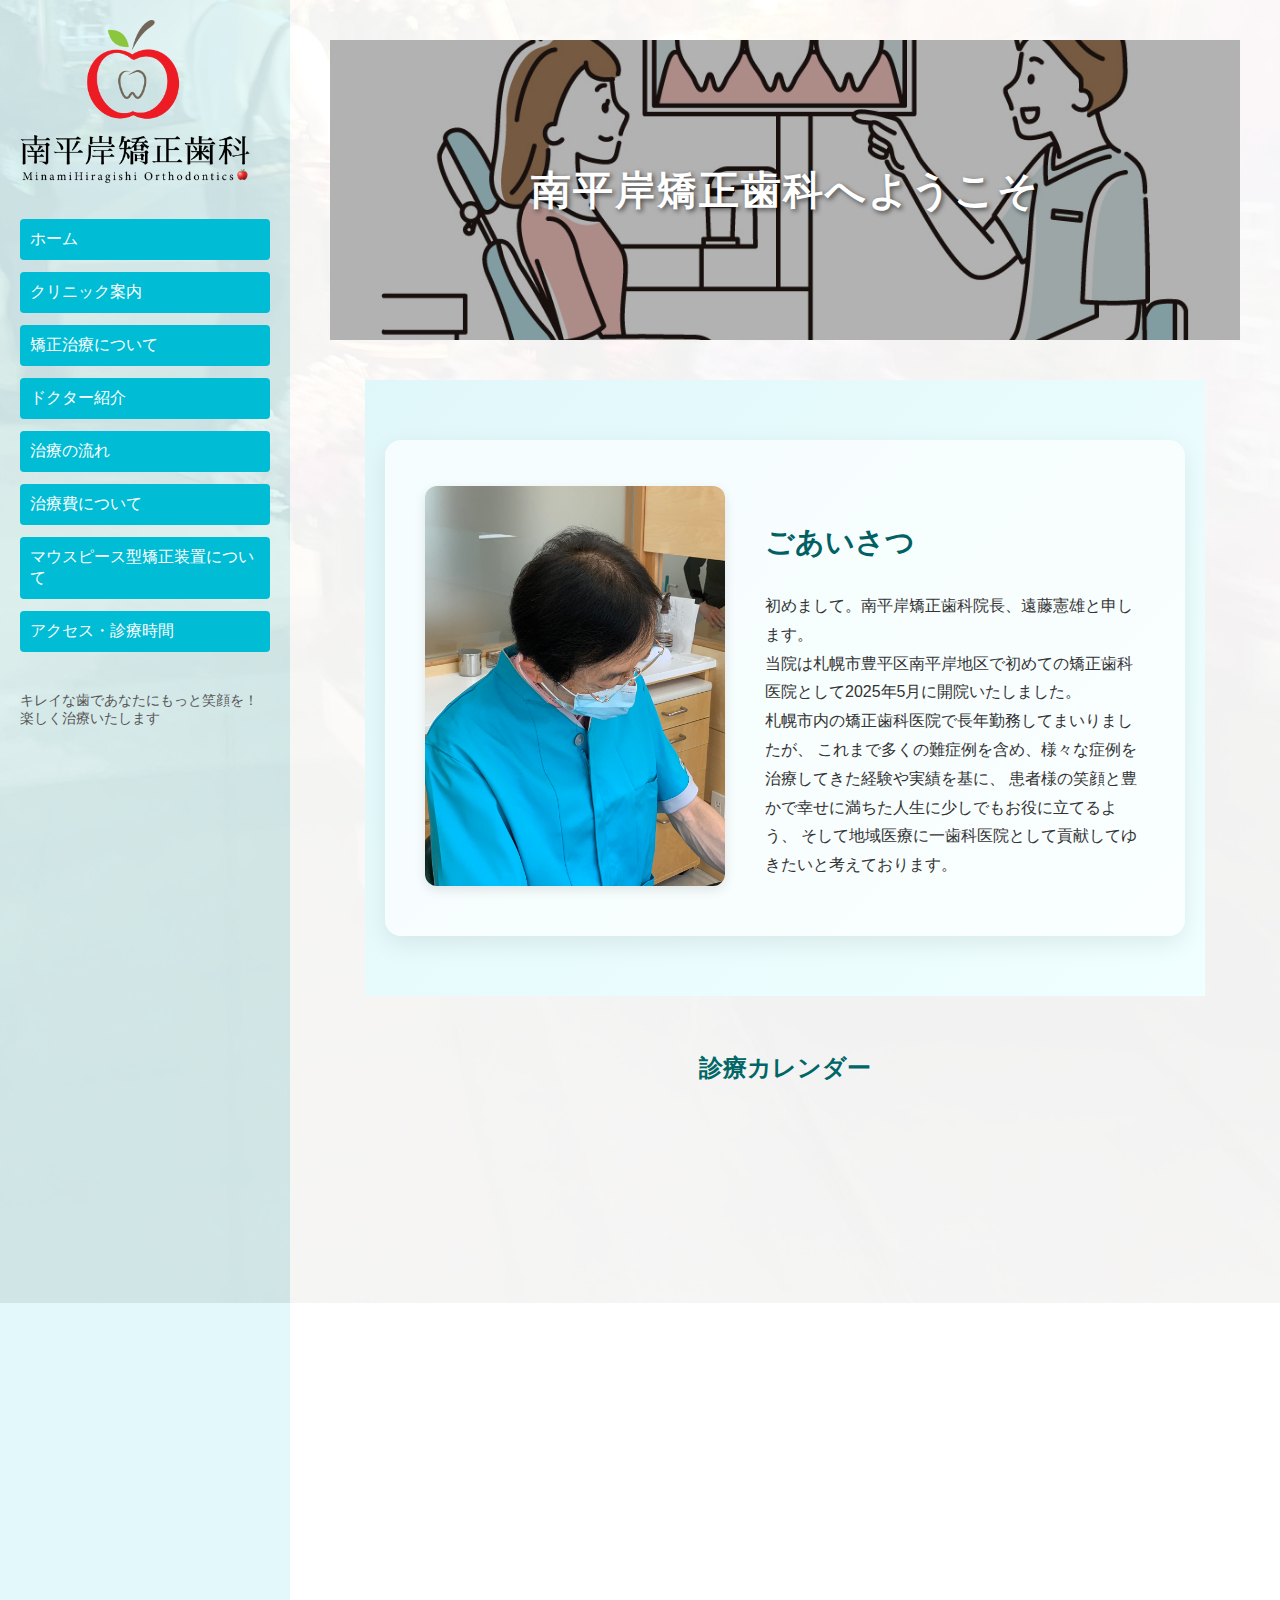
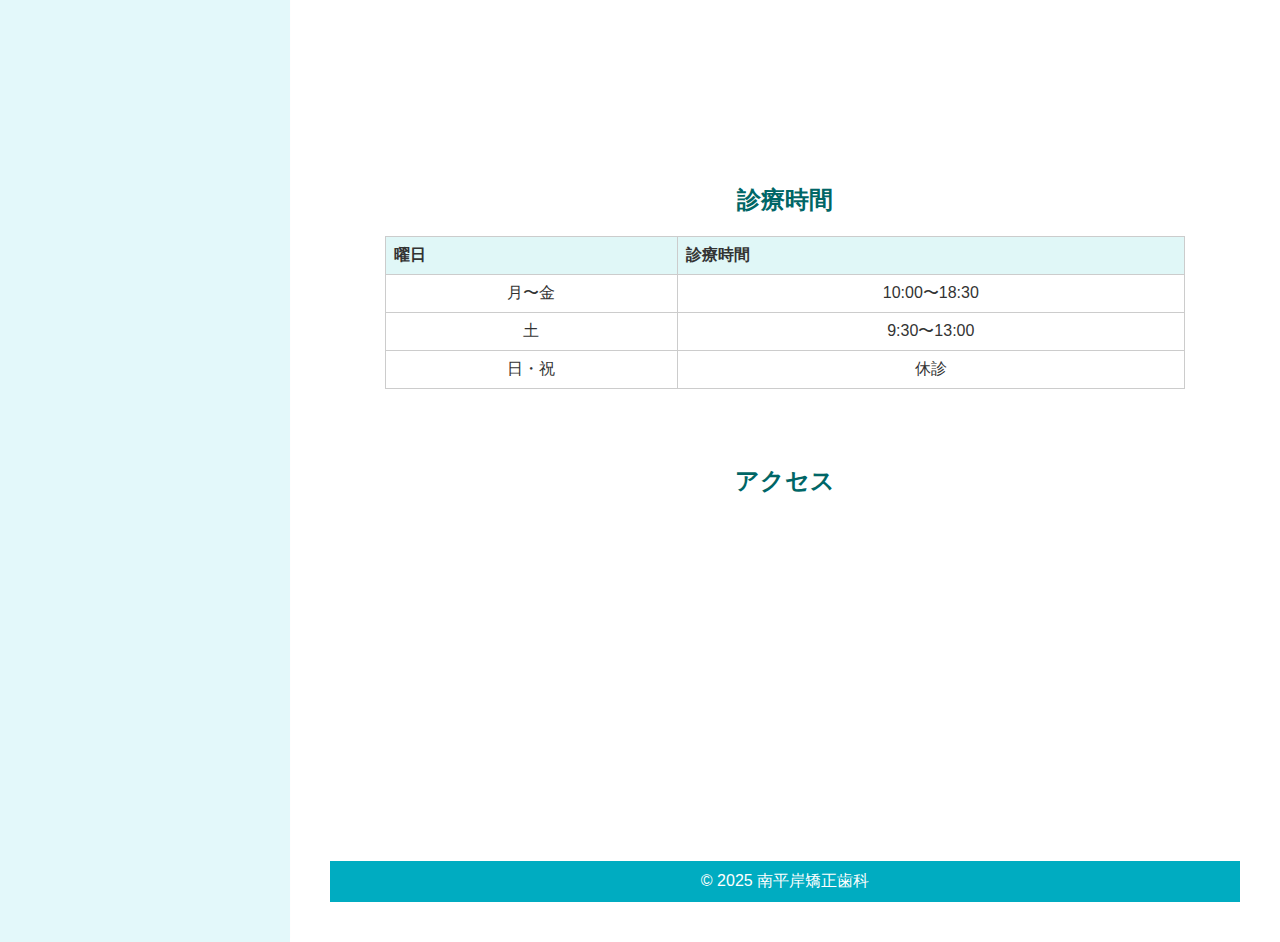
<file: index.html>
<!DOCTYPE html>
<html lang="ja">
<head>
    <meta charset="UTF-8">
    <meta name="viewport" content="width=device-width, initial-scale=1.0">
    <title>南平岸矯正歯科</title>
    <link rel="stylesheet" href="css/style.css">
    <style>
        /* ローディング画面 */
        #loader {
            position: fixed;
            top: 0; left: 0;
            width: 100vw; height: 100vh;
            background: white;
            display: flex;
            align-items: center;
            justify-content: center;
            z-index: 9999;
        }
        .tooth {
            width: 80px;
            height: 80px;
            background: url('tooth_character.jpg') no-repeat center center / contain;
            animation: bounce 4.0s infinite;
        }
        @keyframes bounce {
            0%, 100% { transform: translateY(0); }
            50% { transform: translateY(-20px); }
        }

       
    </style>
</head>
<body class="index">

    <!-- ローディング画面 -->
    <div id="loader">
        <div class="tooth"></div>
    </div>

    <!-- サイドバー -->
    <div class="sidebar">
        <div class="logo">
            <img src="logo.png" alt="南平岸矯正歯科のロゴ" />
        </div>
        <ul class="nav">
            <li>
                <a href="index.html" class="tab-icon-wrapper">
                    ホーム
                  <img src="tooth_character_touka.png" alt="歯のキャラクター" class="tab-icon">
                </a>
              </li>

              <li>
                <a href="clinic.html" class="tab-icon-wrapper">
                    クリニック案内
                  <img src="tooth_character_touka.png" alt="歯のキャラクター" class="tab-icon">
                </a>
              </li> 

              <li>
                <a href="about.html" class="tab-icon-wrapper">
                    矯正治療について
                  <img src="tooth_character_touka.png" alt="歯のキャラクター" class="tab-icon">
                </a>
              </li> 
            
              <li>
                <a href="doctors.html" class="tab-icon-wrapper">
                    ドクター紹介
                  <img src="tooth_character_touka.png" alt="歯のキャラクター" class="tab-icon">
                </a>
              </li>
            
            <li>
                <a href="treatment.html" class="tab-icon-wrapper">
                    治療の流れ
                  <img src="tooth_character_touka.png" alt="歯のキャラクター" class="tab-icon">
                </a>
              </li>

            <li>
                <a href="fee.html" class="tab-icon-wrapper">
                  治療費について
                  <img src="tooth_character_touka.png" alt="歯のキャラクター" class="tab-icon">
                </a>
              </li>
           
            <li>
                <a href="mouthpiece.html" class="tab-icon-wrapper">
                    マウスピース型矯正装置について
                  <img src="tooth_character_touka.png" alt="歯のキャラクター" class="tab-icon">
                </a>
              </li>

              <li>
                <a href="#access" class="tab-icon-wrapper">
                    アクセス・診療時間
                  <img src="tooth_character_touka.png" alt="歯のキャラクター" class="tab-icon">
                </a>
              </li>
            
        </ul>
        <div class="footer">
            キレイな歯であなたにもっと笑顔を！<br>
            楽しく治療いたします
        </div>
    </div>

    <!-- メインコンテンツ -->
    <div class="main">
        <div class="hero">南平岸矯正歯科へようこそ</div>

        <!-- ごあいさつ -->
        <section id="greeting" class="greeting-section">
            <div class="greeting-inner">
              <div class="greeting-img">
                <!-- ここに院長の写真など -->
                <img src="doctor.jpg" alt="院長写真">
              </div>
              <div class="greeting-text">
                <h2>ごあいさつ</h2>
                <p>
                    初めまして。南平岸矯正歯科院長、遠藤憲雄と申します。<br>
                    当院は札幌市豊平区南平岸地区で初めての矯正歯科医院として2025年5月に開院いたしました。<br>
                    札幌市内の矯正歯科医院で長年勤務してまいりましたが、
                    これまで多くの難症例を含め、様々な症例を治療してきた経験や実績を基に、
                    患者様の笑顔と豊かで幸せに満ちた人生に少しでもお役に立てるよう、
                    そして地域医療に一歯科医院として貢献してゆきたいと考えております。
                </p>
              </div>
            </div>
        </section>

        <!-- 診療カレンダー -->
        <section id="calendar">
            <h2>診療カレンダー</h2>
            <iframe src="https://calendar.google.com/calendar/embed?src=endo.saori.p3%40dc.tohoku.ac.jp&ctz=Asia%2FTokyo" style="border: 0" width="100%" height="600" frameborder="0" scrolling="no"></iframe>
        </section>

        <!-- 診療時間 -->
        <section id="hours">
            <h2>診療時間</h2>
            <table>
                <thead>
                    <tr><th>曜日</th><th>診療時間</th></tr>
                </thead>
                <tbody>
                    <tr><td>月〜金</td><td>10:00〜18:30</td></tr>
                    <tr><td>土</td><td>9:30〜13:00</td></tr>
                    <tr><td>日・祝</td><td>休診</td></tr>
                </tbody>
            </table>
        </section>

        <!-- アクセス -->
        <section id="access">
            <h2>アクセス</h2>
            <iframe class="map" src="https://www.google.com/maps/embed?pb=!1m18!1m12!1m3!1d2914.9948070614264!2d141.3509178762805!3d43.0625767711363!2m3!1f0!2f0!3f0!3m2!1i1024!2i768!4f13.1!3m3!1m2!1s0x5f0b297627507247%3A0x1b9ba84a4b04cdeb!2z5pyt5bmM5biC5pmC6KiI5Y-w!5e0!3m2!1sja!2sjp!4v1743417708991!5m2!1sja!2sjp" width="100%" height="450" style="border:0;" allowfullscreen="" loading="lazy" referrerpolicy="no-referrer-when-downgrade"></iframe>
        </section>

        <footer>
            &copy; 2025 南平岸矯正歯科
        </footer>
    </div>

    <script>
        // load でローディング消す
        window.addEventListener('load', () => {
          document.getElementById('loader').style.display = 'none';
        });
      
        
      </script>
      
</body>
</html>
</file>
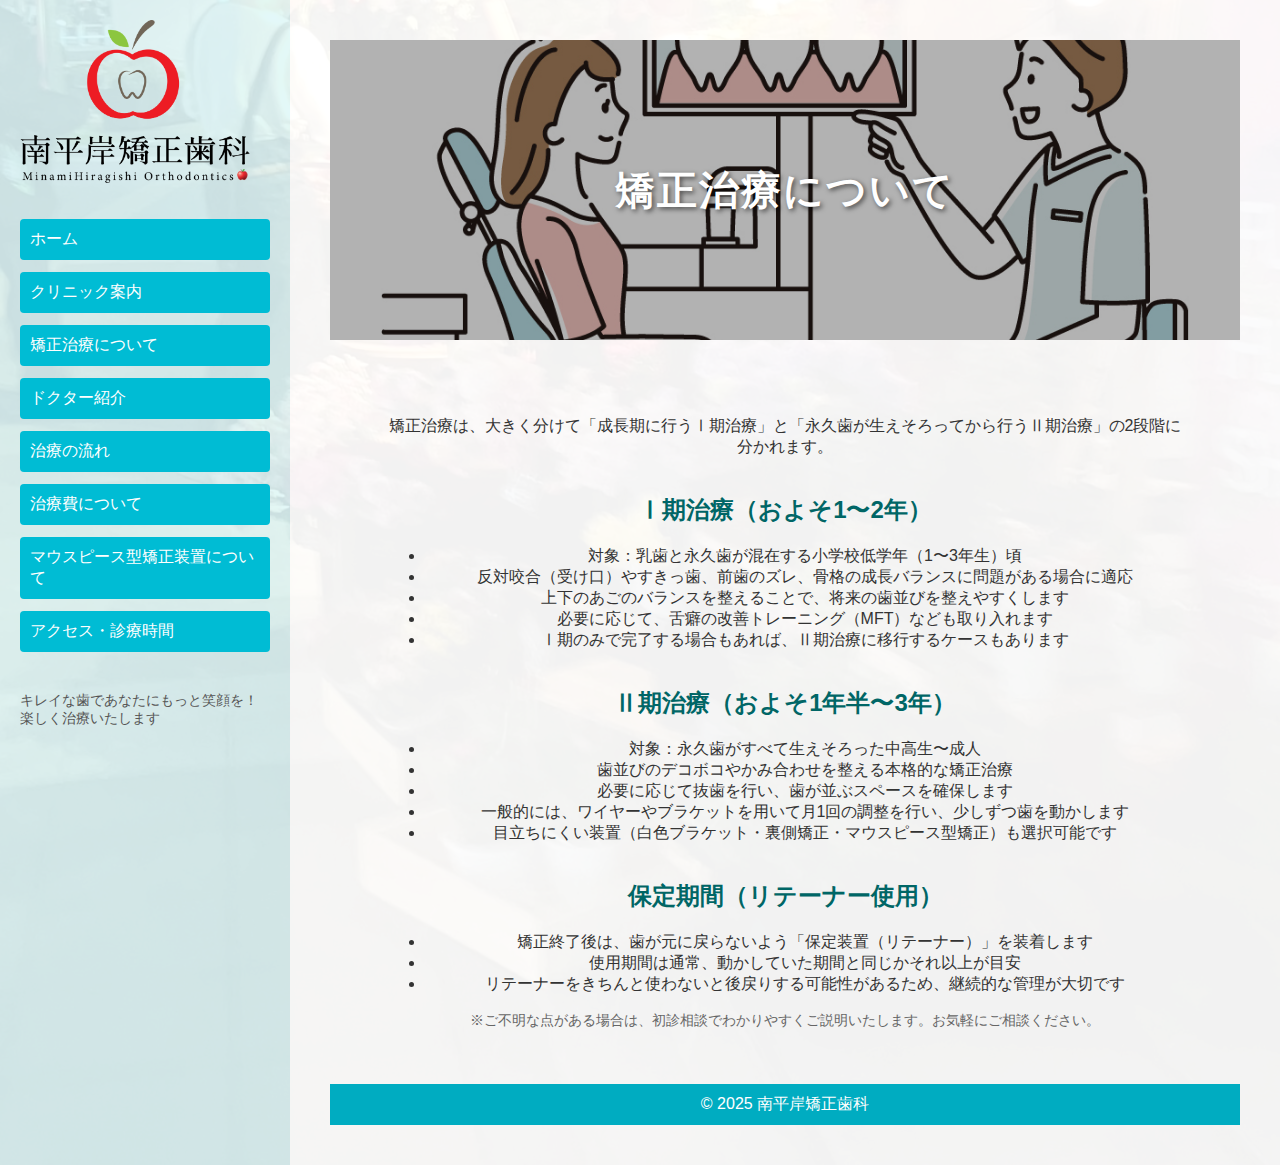
<file: about.html>
<!DOCTYPE html>
<html lang="ja">
<head>
  <meta charset="UTF-8">
  <meta name="viewport" content="width=device-width, initial-scale=1.0">
  <title>矯正治療について｜南平岸矯正歯科</title>
  <link rel="stylesheet" href="css/style.css">
</head>
<body class="index">

  <div class="sidebar">
    <div class="logo">
        <img src="logo.png" alt="南平岸矯正歯科のロゴ" />
      </div>
      <ul class="nav">
          <li><a href="index.html">ホーム</a></li>
          <li><a href="clinic.html">クリニック案内</a></li>
          <li><a href="about.html">矯正治療について</a></li>
          <li><a href="doctors.html">ドクター紹介</a></li>
          <li><a href="treatment.html">治療の流れ</a></li>
          <li><a href="fee.html">治療費について</a></li>
          <li><a href="mouthpiece.html">マウスピース型矯正装置について</a></li>
          <li><a href="#access">アクセス・診療時間</a></li>
      </ul>
      <div class="footer">
          キレイな歯であなたにもっと笑顔を！<br>
          楽しく治療いたします
      </div>
  </div>

  <div class="main">
    <div class="hero">矯正治療について</div>

    <section>
      <p>
        矯正治療は、大きく分けて「成長期に行うⅠ期治療」と「永久歯が生えそろってから行うⅡ期治療」の2段階に分かれます。
      </p>

      <h2>Ⅰ期治療（およそ1〜2年）</h2>
      <ul>
        <li>対象：乳歯と永久歯が混在する小学校低学年（1〜3年生）頃</li>
        <li>反対咬合（受け口）やすきっ歯、前歯のズレ、骨格の成長バランスに問題がある場合に適応</li>
        <li>上下のあごのバランスを整えることで、将来の歯並びを整えやすくします</li>
        <li>必要に応じて、舌癖の改善トレーニング（MFT）なども取り入れます</li>
        <li>Ⅰ期のみで完了する場合もあれば、Ⅱ期治療に移行するケースもあります</li>
      </ul>

      <h2>Ⅱ期治療（およそ1年半〜3年）</h2>
      <ul>
        <li>対象：永久歯がすべて生えそろった中高生〜成人</li>
        <li>歯並びのデコボコやかみ合わせを整える本格的な矯正治療</li>
        <li>必要に応じて抜歯を行い、歯が並ぶスペースを確保します</li>
        <li>一般的には、ワイヤーやブラケットを用いて月1回の調整を行い、少しずつ歯を動かします</li>
        <li>目立ちにくい装置（白色ブラケット・裏側矯正・マウスピース型矯正）も選択可能です</li>
      </ul>

      <h2>保定期間（リテーナー使用）</h2>
      <ul>
        <li>矯正終了後は、歯が元に戻らないよう「保定装置（リテーナー）」を装着します</li>
        <li>使用期間は通常、動かしていた期間と同じかそれ以上が目安</li>
        <li>リテーナーをきちんと使わないと後戻りする可能性があるため、継続的な管理が大切です</li>
      </ul>

      <p class="note">
        ※ご不明な点がある場合は、初診相談でわかりやすくご説明いたします。お気軽にご相談ください。
      </p>
    </section>

    <footer>
      &copy; 2025 南平岸矯正歯科
    </footer>
  </div>

</body>
</html>
</file>
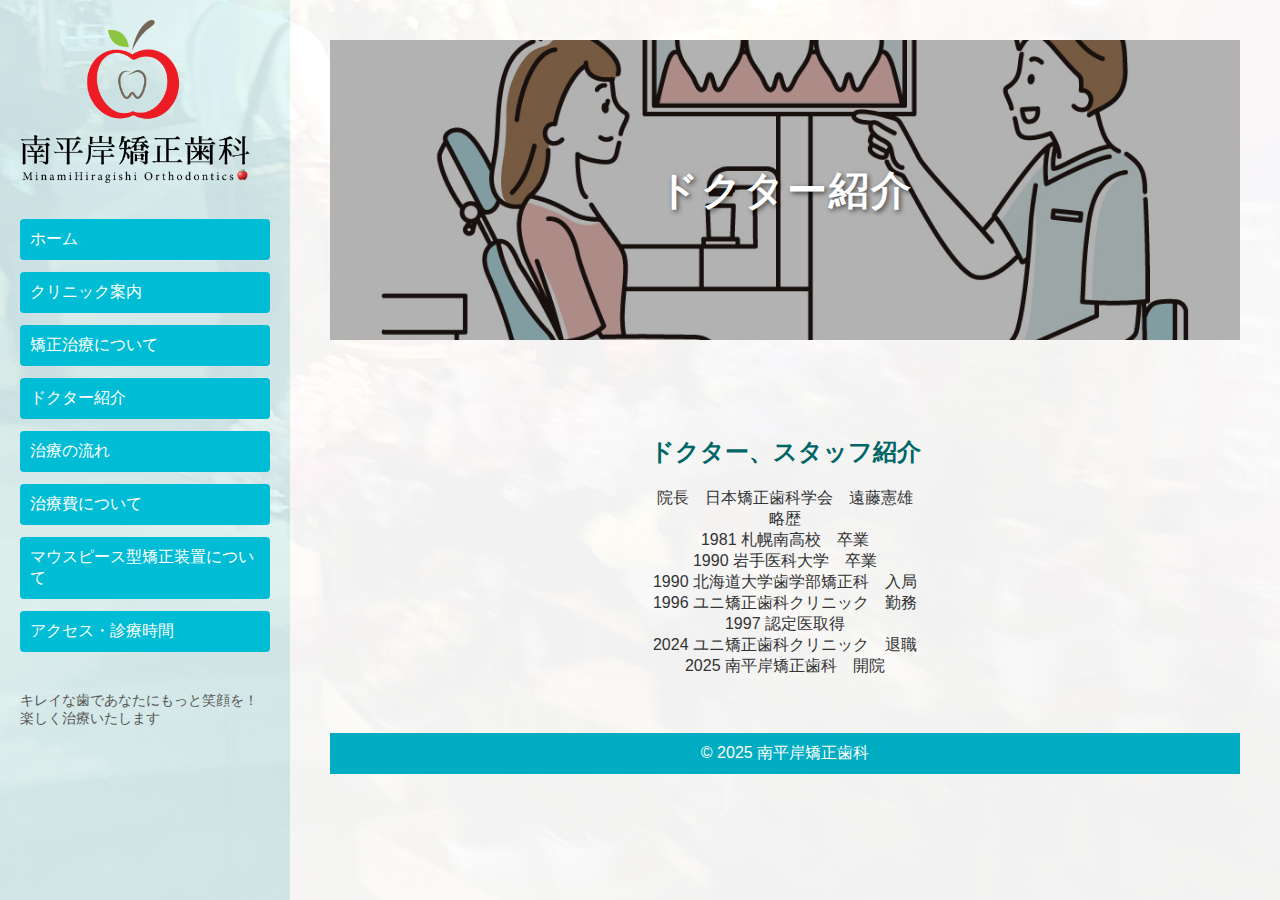
<file: doctors.html>
<!DOCTYPE html>
<html lang="ja">
<head>
  <meta charset="UTF-8">
  <meta name="viewport" content="width=device-width, initial-scale=1.0">
  <title>ドクター紹介｜南平岸矯正歯科</title>
  <link rel="stylesheet" href="css/style.css">
</head>
<body class="index">
    <div class="sidebar">
      <div class="logo">
        <img src="logo.png" alt="南平岸矯正歯科のロゴ" />
      </div>
        <ul class="nav">
            <li><a href="index.html">ホーム</a></li>
            <li><a href="clinic.html">クリニック案内</a></li>
            <li><a href="about.html">矯正治療について</a></li>
            <li><a href="doctors.html">ドクター紹介</a></li>
            <li><a href="treatment.html">治療の流れ</a></li>
            <li><a href="fee.html">治療費について</a></li>
            <li><a href="mouthpiece.html">マウスピース型矯正装置について</a></li>
            <li><a href="#access">アクセス・診療時間</a></li>
        </ul>
        <div class="footer">
            キレイな歯であなたにもっと笑顔を！<br>
            楽しく治療いたします
        </div>
    </div>

    <div class="main">
        <div class="hero">ドクター紹介</div>
        <section>
            <h2>ドクター、スタッフ紹介</h2>
            <p>
                院長　日本矯正歯科学会　遠藤憲雄<br>
                略歴<br>
                1981 札幌南高校　卒業<br>
                1990 岩手医科大学　卒業<br>
                1990 北海道大学歯学部矯正科　入局<br>
                1996 ユニ矯正歯科クリニック　勤務<br>
                1997 認定医取得<br>
                2024 ユニ矯正歯科クリニック　退職<br>
                2025 南平岸矯正歯科　開院
            </p>
        </section>
        <footer>
            &copy; 2025 南平岸矯正歯科
        </footer>
    </div>
</body>
</html>
</file>
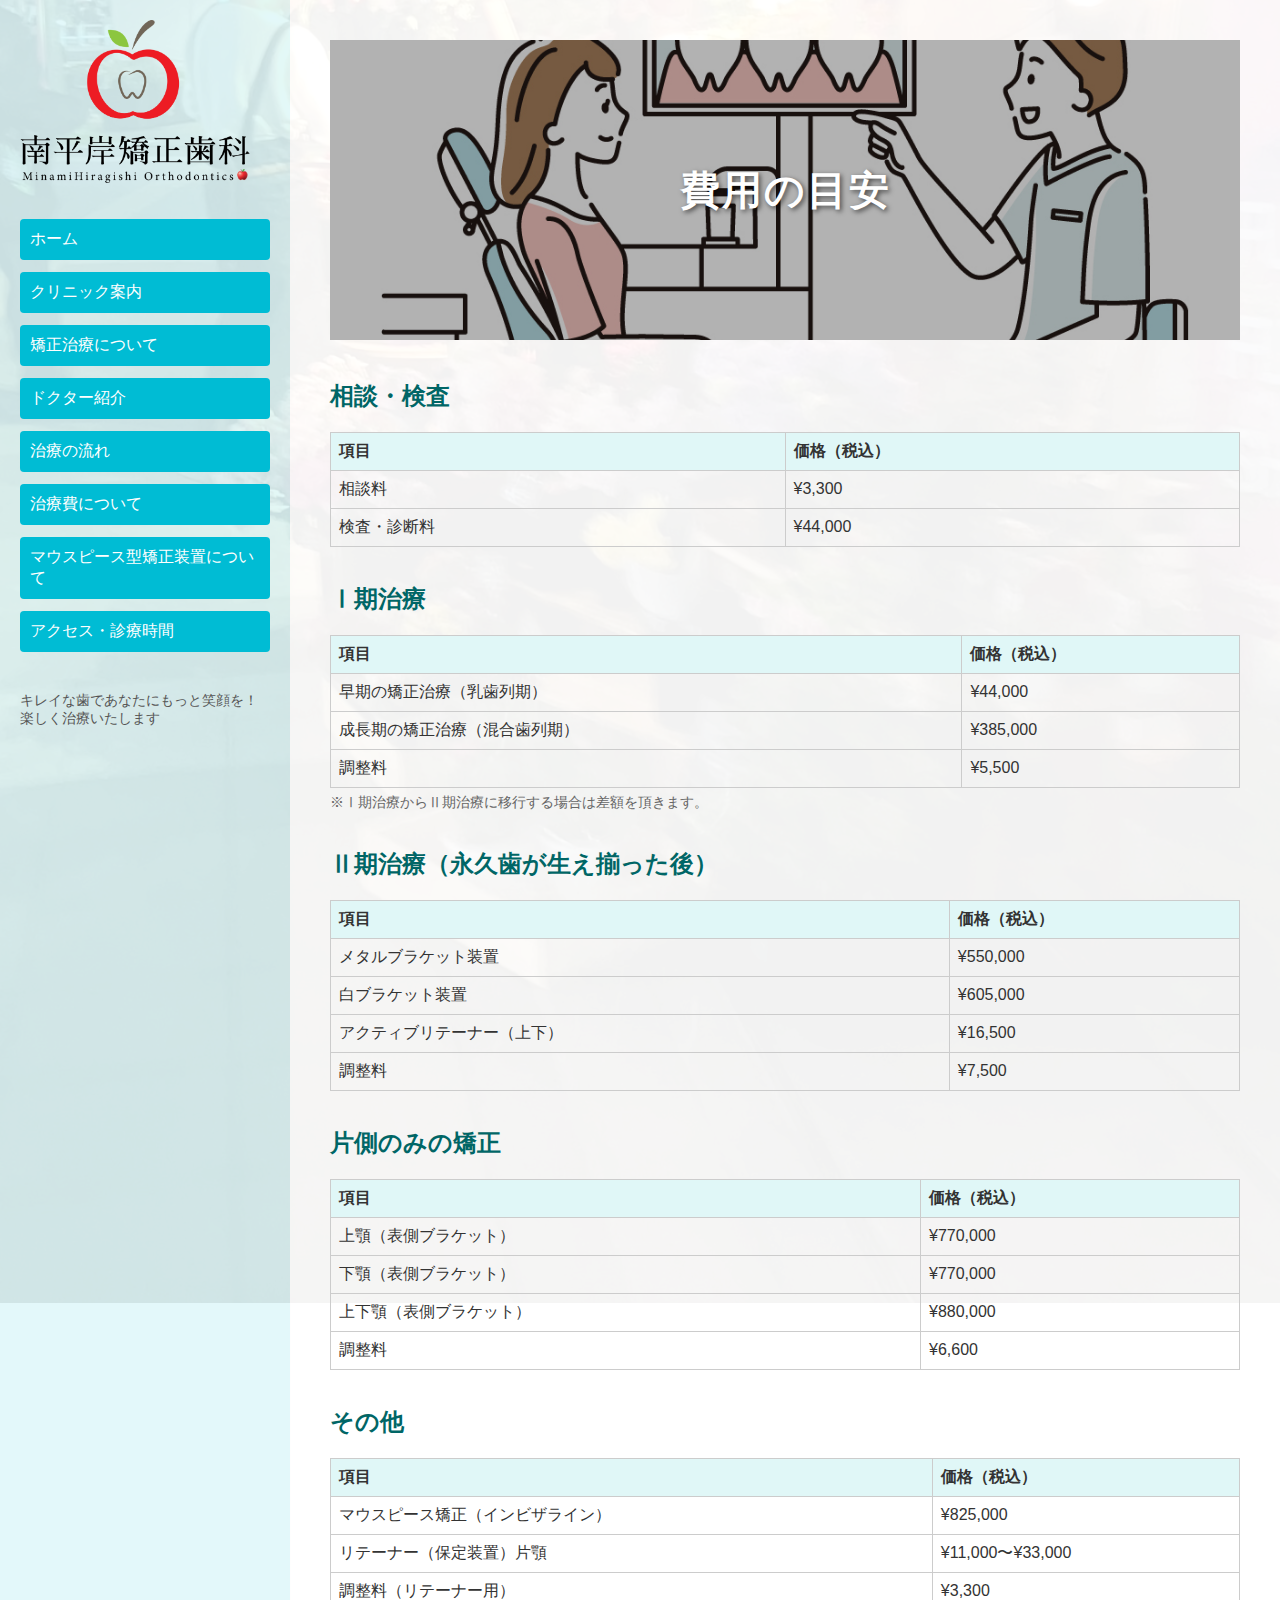
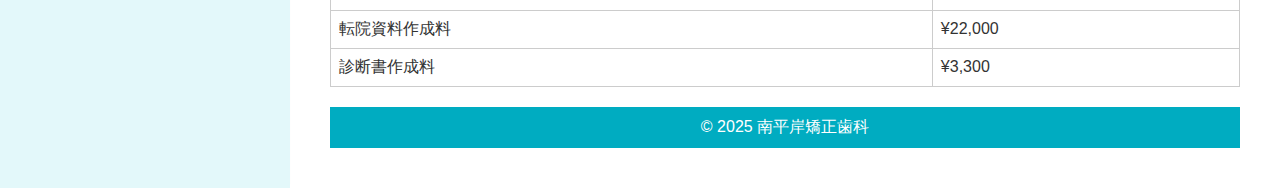
<file: fee.html>
<!DOCTYPE html>
<html lang="ja">
<head>
    <meta charset="UTF-8">
    <meta name="viewport" content="width=device-width, initial-scale=1.0">
    <title>費用の目安｜南平岸矯正歯科</title>
    <link rel="stylesheet" href="css/style.css">
</head>
<body class="index">
    <div class="sidebar">
        <div class="logo">
            <img src="logo.png" alt="南平岸矯正歯科のロゴ" />
          </div>
        <ul class="nav">
            <li><a href="index.html">ホーム</a></li>
            <li><a href="clinic.html">クリニック案内</a></li>
            <li><a href="about.html">矯正治療について</a></li>
            <li><a href="doctors.html">ドクター紹介</a></li>
            <li><a href="treatment.html">治療の流れ</a></li>
            <li><a href="fee.html">治療費について</a></li>
            <li><a href="mouthpiece.html">マウスピース型矯正装置について</a></li>
            <li><a href="#access">アクセス・診療時間</a></li>
        </ul>
        <div class="footer">
            キレイな歯であなたにもっと笑顔を！<br>
            楽しく治療いたします
        </div>
    </div>

    <div class="main">
        <div class="hero">費用の目安</div>

        <h2>相談・検査</h2>
        <table>
            <tr><th>項目</th><th>価格（税込）</th></tr>
            <tr><td>相談料</td><td>¥3,300</td></tr>
            <tr><td>検査・診断料</td><td>¥44,000</td></tr>
        </table>

        <h2>Ⅰ期治療</h2>
        <table>
            <tr><th>項目</th><th>価格（税込）</th></tr>
            <tr><td>早期の矯正治療（乳歯列期）</td><td>¥44,000</td></tr>
            <tr><td>成長期の矯正治療（混合歯列期）</td><td>¥385,000</td></tr>
            <tr><td>調整料</td><td>¥5,500</td></tr>
        </table>
        <p class="note">※Ⅰ期治療からⅡ期治療に移行する場合は差額を頂きます。</p>

        <h2>Ⅱ期治療（永久歯が生え揃った後）</h2>
        <table>
            <tr><th>項目</th><th>価格（税込）</th></tr>
            <tr><td>メタルブラケット装置</td><td>¥550,000</td></tr>
            <tr><td>白ブラケット装置</td><td>¥605,000</td></tr>
            <tr><td>アクティブリテーナー（上下）</td><td>¥16,500</td></tr>
            <tr><td>調整料</td><td>¥7,500</td></tr>
        </table>

        <h2>片側のみの矯正</h2>
        <table>
            <tr><th>項目</th><th>価格（税込）</th></tr>
            <tr><td>上顎（表側ブラケット）</td><td>¥770,000</td></tr>
            <tr><td>下顎（表側ブラケット）</td><td>¥770,000</td></tr>
            <tr><td>上下顎（表側ブラケット）</td><td>¥880,000</td></tr>
            <tr><td>調整料</td><td>¥6,600</td></tr>
        </table>

        <h2>その他</h2>
        <table>
            <tr><th>項目</th><th>価格（税込）</th></tr>
            <tr><td>マウスピース矯正（インビザライン）</td><td>¥825,000</td></tr>
            <tr><td>リテーナー（保定装置）片顎</td><td>¥11,000〜¥33,000</td></tr>
            <tr><td>調整料（リテーナー用）</td><td>¥3,300</td></tr>
            <tr><td>転院資料作成料</td><td>¥22,000</td></tr>
            <tr><td>診断書作成料</td><td>¥3,300</td></tr>
        </table>

        <footer>
            &copy; 2025 南平岸矯正歯科
        </footer>
    </div>
</body>
</html>
</file>
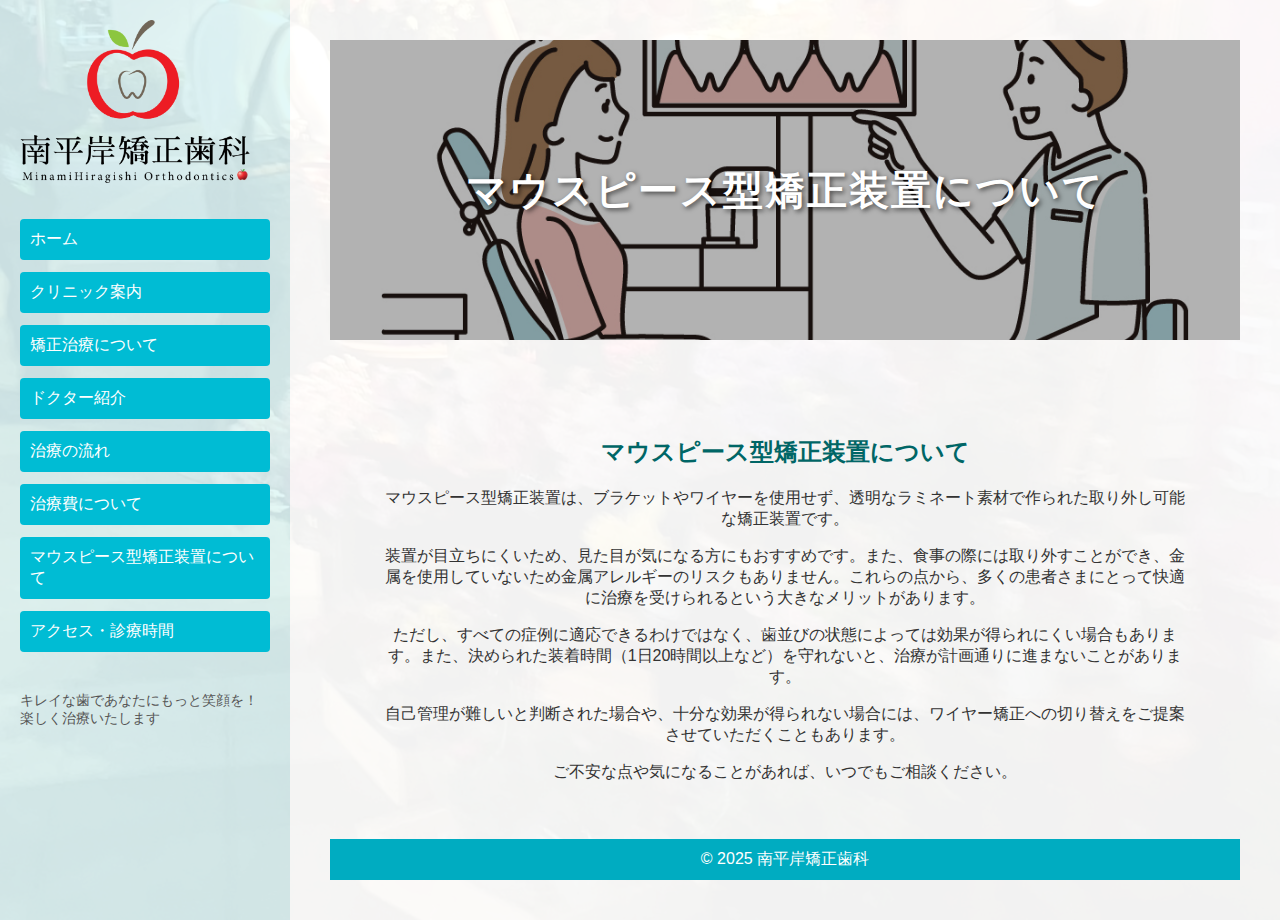
<file: mouthpiece.html>
<!DOCTYPE html>
<html lang="ja">
<head>
  <meta charset="UTF-8">
  <meta name="viewport" content="width=device-width, initial-scale=1.0">
  <title>マウスピース型矯正装置について｜南平岸矯正歯科</title>
  <link rel="stylesheet" href="css/style.css">
</head>
<body class="index">
    <div class="sidebar">
      <div class="logo">
        <img src="logo.png" alt="南平岸矯正歯科のロゴ" />
      </div>
        <ul class="nav">
            <li><a href="index.html">ホーム</a></li>
            <li><a href="clinic.html">クリニック案内</a></li>
            <li><a href="about.html">矯正治療について</a></li>
            <li><a href="doctors.html">ドクター紹介</a></li>
            <li><a href="treatment.html">治療の流れ</a></li>
            <li><a href="fee.html">治療費について</a></li>
            <li><a href="mouthpiece.html">マウスピース型矯正装置について</a></li>
            <li><a href="#access">アクセス・診療時間</a></li>
        </ul>
        <div class="footer">
            キレイな歯であなたにもっと笑顔を！<br>
            楽しく治療いたします
        </div>
    </div>

    <div class="main">
        <div class="hero">マウスピース型矯正装置について</div>

        <section>
            <h2>マウスピース型矯正装置について</h2>
            <p>
                マウスピース型矯正装置は、ブラケットやワイヤーを使用せず、透明なラミネート素材で作られた取り外し可能な矯正装置です。
            </p>
            <p>
                装置が目立ちにくいため、見た目が気になる方にもおすすめです。また、食事の際には取り外すことができ、金属を使用していないため金属アレルギーのリスクもありません。これらの点から、多くの患者さまにとって快適に治療を受けられるという大きなメリットがあります。
            </p>
            <p>
                ただし、すべての症例に適応できるわけではなく、歯並びの状態によっては効果が得られにくい場合もあります。また、決められた装着時間（1日20時間以上など）を守れないと、治療が計画通りに進まないことがあります。
            </p>
            <p>
                自己管理が難しいと判断された場合や、十分な効果が得られない場合には、ワイヤー矯正への切り替えをご提案させていただくこともあります。
            </p>
            <p>
                ご不安な点や気になることがあれば、いつでもご相談ください。
            </p>
        </section>

        <footer>
            &copy; 2025 南平岸矯正歯科
        </footer>
    </div>
</body>
</html>
</file>
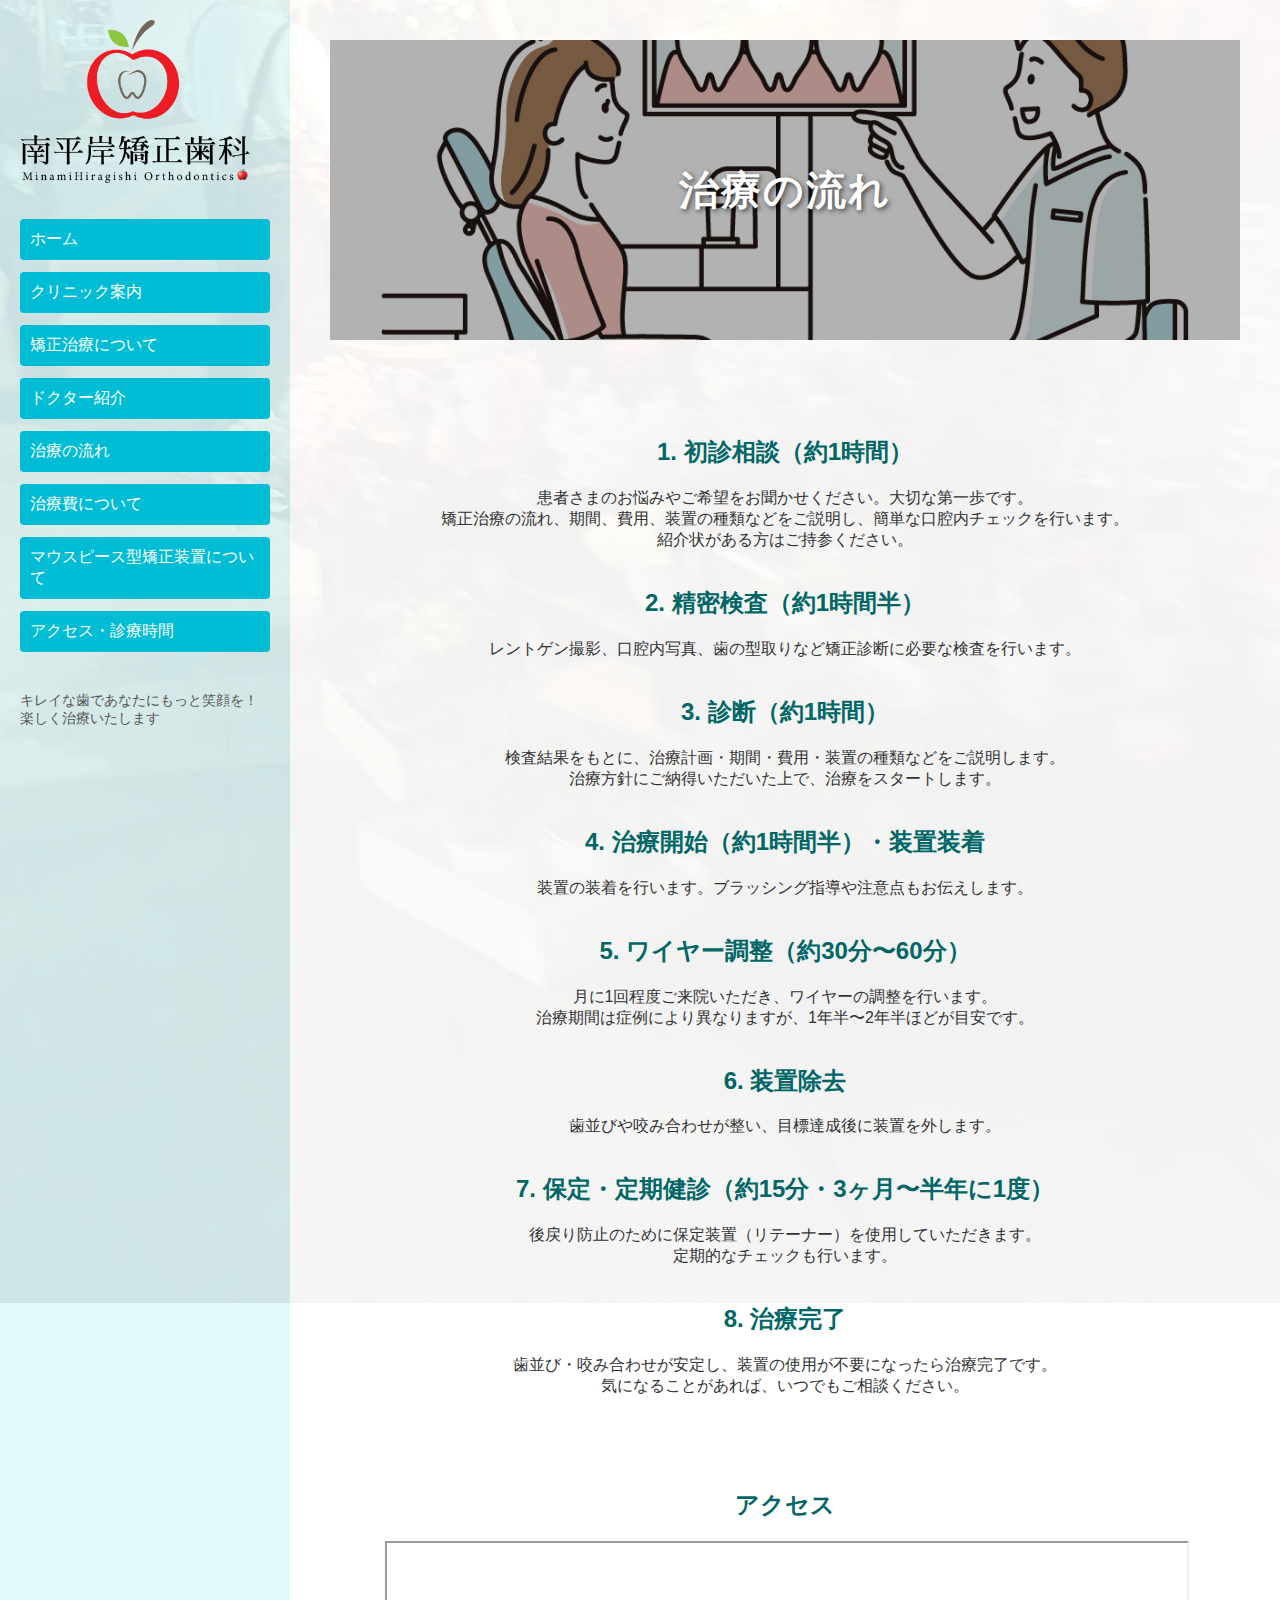
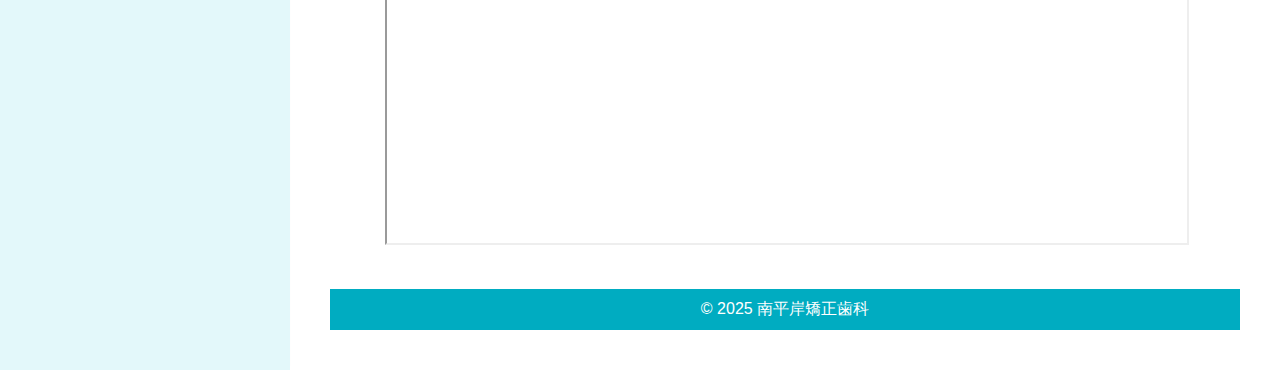
<file: treatment.html>
<!DOCTYPE html>
<html lang="ja">
<head>
    <meta charset="UTF-8">
    <meta name="viewport" content="width=device-width, initial-scale=1">
    <title>治療の流れ｜南平岸矯正歯科</title>
    <link rel="stylesheet" href="css/style.css">
</head>
<body class="index">
    <div class="sidebar">
        <div class="logo">
            <img src="logo.png" alt="南平岸矯正歯科のロゴ" />
          </div>
        <ul class="nav">
            <li><a href="index.html">ホーム</a></li>
            <li><a href="clinic.html">クリニック案内</a></li>
            <li><a href="about.html">矯正治療について</a></li>
            <li><a href="doctors.html">ドクター紹介</a></li>
            <li><a href="treatment.html">治療の流れ</a></li>
            <li><a href="fee.html">治療費について</a></li>
            <li><a href="mouthpiece.html">マウスピース型矯正装置について</a></li>
            <li><a href="#access">アクセス・診療時間</a></li>
        </ul>
        <div class="footer">
            キレイな歯であなたにもっと笑顔を！<br>
            楽しく治療いたします
        </div>
    </div>

    <div class="main">
        <div class="hero">
            治療の流れ
        </div>

        <section>
            <div class="step">
                <h2>1. 初診相談（約1時間）</h2>
                <p>
                    患者さまのお悩みやご希望をお聞かせください。大切な第一歩です。<br>
                    矯正治療の流れ、期間、費用、装置の種類などをご説明し、簡単な口腔内チェックを行います。<br>
                    紹介状がある方はご持参ください。
                </p>
            </div>

            <div class="step">
                <h2>2. 精密検査（約1時間半）</h2>
                <p>
                    レントゲン撮影、口腔内写真、歯の型取りなど矯正診断に必要な検査を行います。
                </p>
            </div>

            <div class="step">
                <h2>3. 診断（約1時間）</h2>
                <p>
                    検査結果をもとに、治療計画・期間・費用・装置の種類などをご説明します。<br>
                    治療方針にご納得いただいた上で、治療をスタートします。
                </p>
            </div>

            <div class="step">
                <h2>4. 治療開始（約1時間半）・装置装着</h2>
                <p>
                    装置の装着を行います。ブラッシング指導や注意点もお伝えします。
                </p>
            </div>

            <div class="step">
                <h2>5. ワイヤー調整（約30分〜60分）</h2>
                <p>
                    月に1回程度ご来院いただき、ワイヤーの調整を行います。<br>
                    治療期間は症例により異なりますが、1年半〜2年半ほどが目安です。
                </p>
            </div>

            <div class="step">
                <h2>6. 装置除去</h2>
                <p>
                    歯並びや咬み合わせが整い、目標達成後に装置を外します。
                </p>
            </div>

            <div class="step">
                <h2>7. 保定・定期健診（約15分・3ヶ月〜半年に1度）</h2>
                <p>
                    後戻り防止のために保定装置（リテーナー）を使用していただきます。<br>
                    定期的なチェックも行います。
                </p>
            </div>

            <div class="step">
                <h2>8. 治療完了</h2>
                <p>
                    歯並び・咬み合わせが安定し、装置の使用が不要になったら治療完了です。<br>
                    気になることがあれば、いつでもご相談ください。
                </p>
            </div>
        </section>

        <section id="access">
            <h2>アクセス</h2>
            <iframe class="map" src="https://www.google.com/maps/embed?pb=!1m18!1m12!1m3!1d0!2d0!3d0!4m2!3m1!1s0x0:0x0" allowfullscreen></iframe>
        </section>

        <footer>
            &copy; 2025 南平岸矯正歯科
        </footer>
    </div>
</body>
</html>
</file>
<file: css/style.css>
/* グローバルフォント設定 */
body, header, nav, nav a, section, footer {
  font-family: "Hiragino Kaku Gothic Pro", "Arial", sans-serif;
}

/* body */
body {
  margin: 0;
  padding: 0;
  color: #333;
  display: flex;
  min-height: 100vh;
  /* 背景画像を固定表示 */

  background: url("../home_background.jpg") no-repeat center center fixed;
  background-size: cover;
}


.logo img {
  width: 230px; /* 好きなサイズに */
  height: auto; /* アスペクト比維持 */
}
.greeting-section {
  background: linear-gradient(135deg, #e0f7fa, #f0ffff); 
  /* 淡いグラデーション背景。2色変えれば色味を自由に */
  padding: 60px 20px; 
  /* 縦横に十分な余白を */
}



.tab-icon {
  display: none; 
}
.tab-icon-wrapper:hover .tab-icon {
  display: inline; 
}
.tab-icon {
  width: 40px;      /* お好みで */
  height: auto;
  margin-left: 50px; /* テキストとアイコンの隙間 */
}

.greeting-inner {
  max-width: 900px; 
  margin: 0 auto; 
  display: flex; 
  align-items: center; 
  gap: 40px; 
  /* カラム間の余白 */
  background: #ffffffaa; 
  /* 半透明の白で、背景とカードを重ねる感じ */
  border-radius: 16px;
  box-shadow: 0 8px 24px rgba(0,0,0,0.08);
  padding: 40px;
}

.greeting-img img {
  width: 300px; 
  height: auto; 
  border-radius: 12px; 
  box-shadow: 0 4px 12px rgba(0,0,0,0.1);
}

.greeting-text {
  flex: 1; 
  text-align: left;
}

.greeting-text h2 {
  font-size: 1.8rem;
  margin-bottom: 1em;
  color: #006064; 
  /* タイトルカラー */
}

.greeting-text p {
  line-height: 1.8;
  color: #333;
}

/* header */
header {
  background-color: #00ACC1;
  color: white;
  padding: 15px;
  text-align: center;
  font-size: 24px;
}



/* nav */
nav {
  text-align: center;
  padding: 10px;
  background-color: #B2EBF2;
}
nav a {
  color: #00796B;
  text-decoration: none;
  margin: 0 15px;
  font-size: 18px;
  font-weight: bold;
}
nav a:hover {
  color: #004D40;
}

.nav li {
  position: relative; /* 子要素を絶対配置させるため */
}


/* section 共通 */
section {
  padding: 20px;
  text-align: center;
  max-width: 800px;
  margin: 0 auto;
}

/* Googleマップ埋め込み */
.map {
  width: 100%;
  height: 300px;
}

/* footer */
footer {
  background-color: #00ACC1;
  color: white;
  text-align: center;
  padding: 10px;
  margin-top: 20px;
}

/* heroセクション */
.hero {
  width: 100%;
  height: 300px;
  background: url("../title_background.jpg") no-repeat center center / cover;  display: flex;
  align-items: center;
  justify-content: center;
  color: white;
  font-size: 40px;
  font-weight: 900;
  letter-spacing: 2px;
  text-shadow: 2px 2px 5px rgba(0,0,0,0.6);
  box-shadow: inset 0 0 0 1000px rgba(0,0,0,0.3);
  margin-bottom: 40px;
}

/* サイドバー */
.sidebar {
  width: 250px;
  background-color: rgba(224, 247, 250, 0.9);
  padding: 20px;
  box-shadow: 2px 0 5px rgba(0,0,0,0.1);
}

/* ロゴ */
.logo {
  font-size: 1.5em;
  font-weight: bold;
  color: #006064;
  margin-bottom: 30px;
}

/* サイドナビ */
.nav {
  list-style: none;
  padding: 0;
}
.nav li {
  margin-bottom: 12px;
}
.nav a {
  text-decoration: none;
  display: block;
  padding: 10px;
  background-color: #00bcd4;
  color: white;
  border-radius: 4px;
  transition: background-color 0.3s;
}
.nav a:hover {
  background-color: #0097a7;
}

/* サイドのフッター */
.footer {
  margin-top: 40px;
  font-size: 0.85em;
  color: #555;
}

/* メインコンテンツ領域 */
.main {
  flex: 1;
  padding: 40px;
  background-color: rgba(255, 255, 255, 0.95);
}

/* 見出し・表など */
h1 {
  color: #008b8b;
  border-bottom: 2px solid #008b8b;
  padding-bottom: 0.2em;
}
h2 {
  margin-top: 1.5em;
  color: #006666;
}
table {
  width: 100%;
  border-collapse: collapse;
  margin-top: 10px;
}
th, td {
  border: 1px solid #ccc;
  padding: 8px;
}
th {
  background-color: #e0f7f7;
  text-align: left;
}
.note {
  font-size: 0.9em;
  color: #666;
  margin-top: 5px;
}

/* レスポンシブ対応 */
@media (max-width: 768px) {
  body {
    flex-direction: column;
  }
  .sidebar {
    width: 100%;
    box-shadow: none;
  }
  .main {
    padding: 20px;
  }
}
</file>
